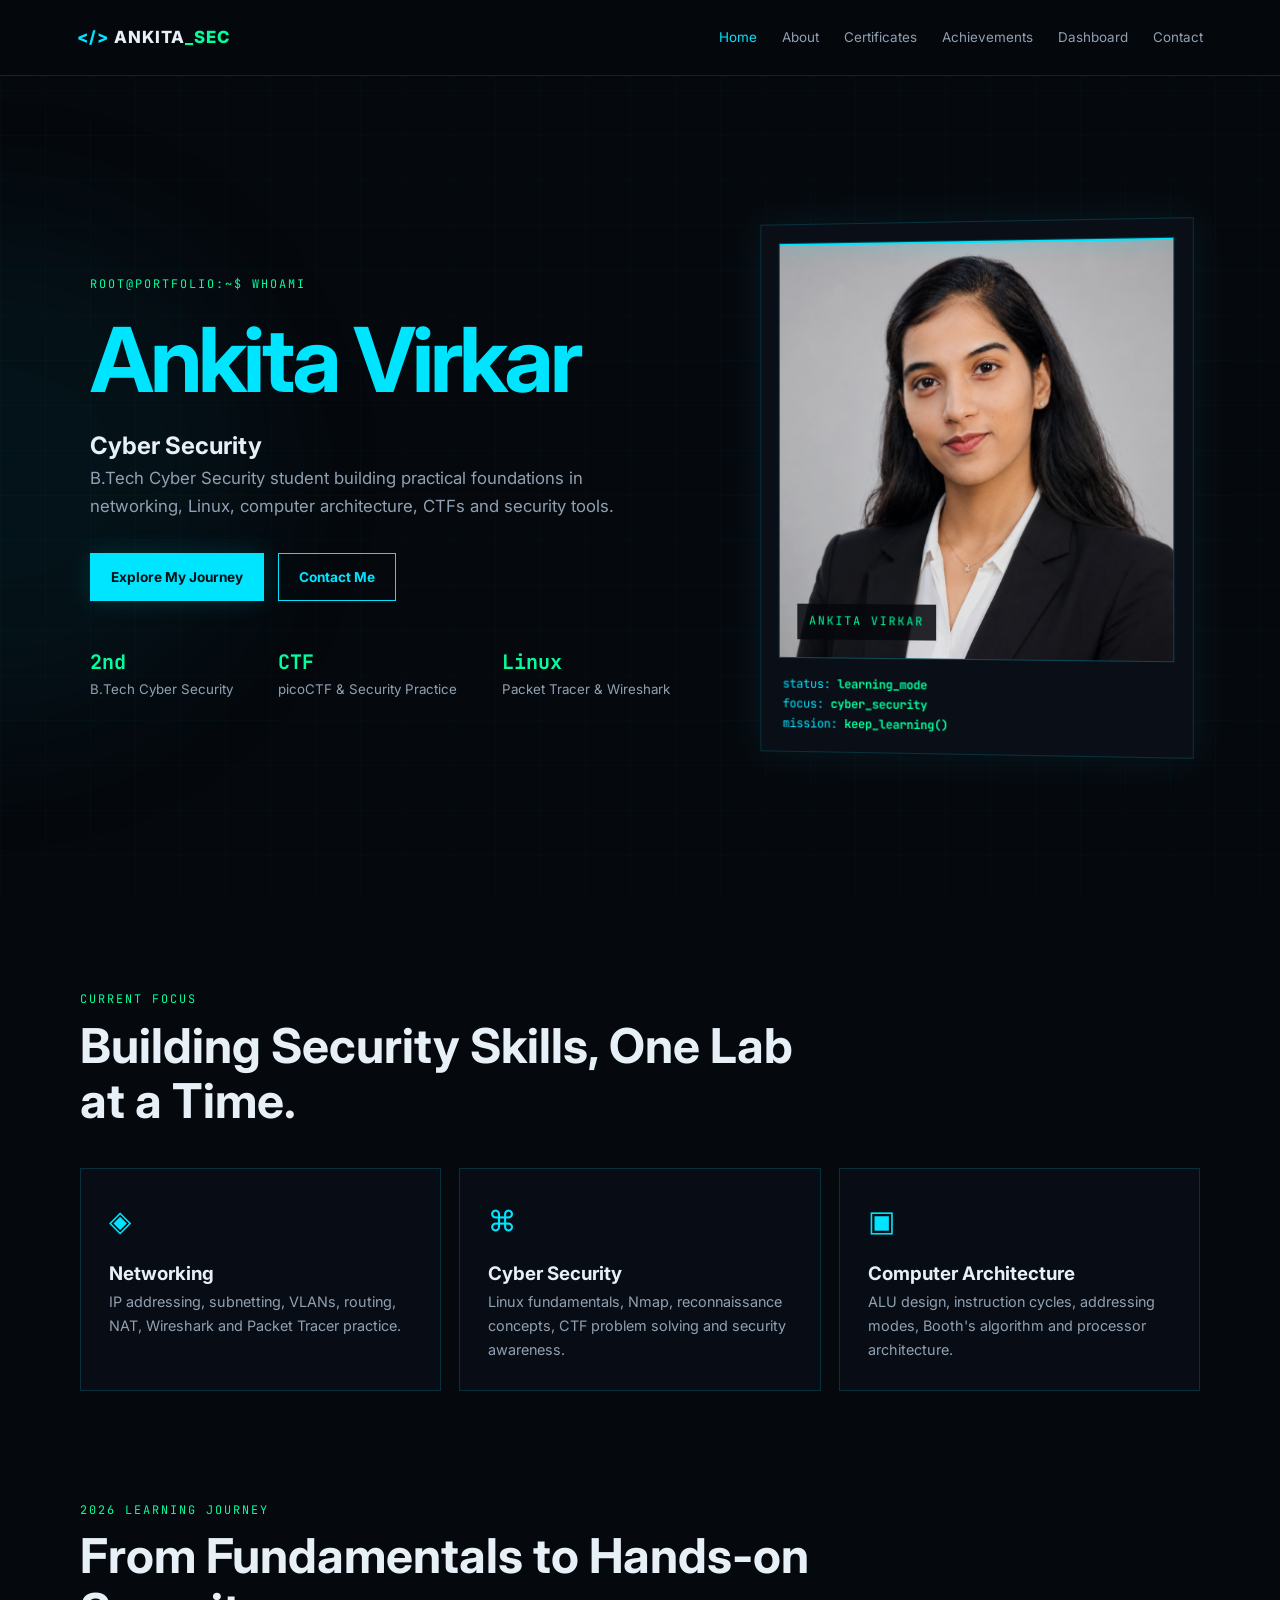
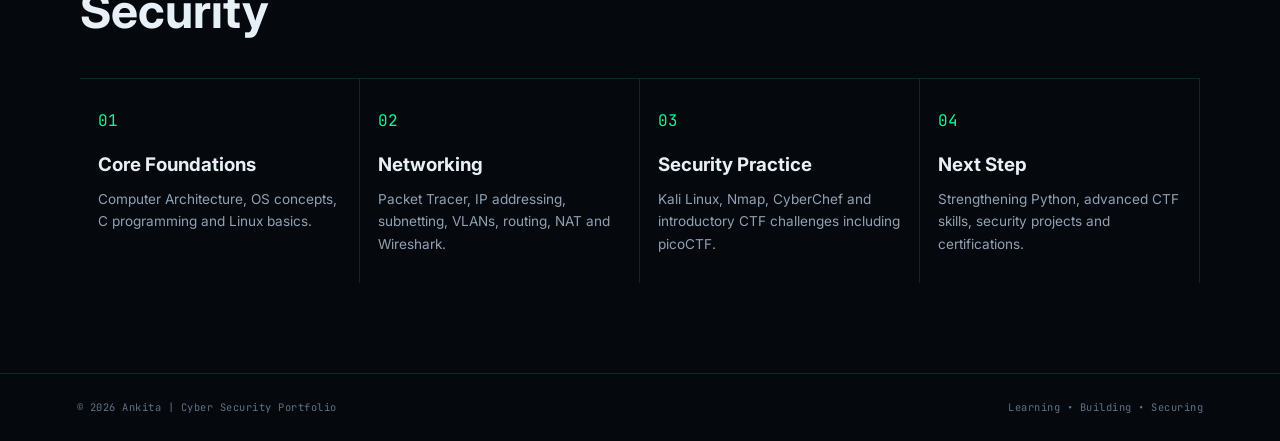
<file: index.html>
<!DOCTYPE html>
<html lang="en">
<head>
  <meta charset="UTF-8">
  <meta name="viewport" content="width=device-width, initial-scale=1.0">
  <title>Ankita Virkar | Home</title>
  <link rel="stylesheet" href="css/style.css">
</head>
<body>
<header class="navbar">
  <a class="logo" href="index.html"><span>&lt;/&gt;</span> ANKITA<span class="accent">_SEC</span></a>
  <nav>
    <a class="active" href="index.html">Home</a>
    <a href="about.html">About</a>
    <a href="certificates.html">Certificates</a>
    <a href="achievements.html">Achievements</a>
    <a href="dashboard.html">Dashboard</a>
    <a href="contact.html">Contact</a>
  </nav>
</header>

<main>
<section class="hero">
  <div class="hero-grid">
    <div class="hero-text">
      <p class="terminal-line">root@portfolio:~$ whoami</p>
      <h1><span>Ankita Virkar </span></h1>
      <h2><span>Cyber Security<br></span></h2>
      <p class="hero-desc">
        B.Tech Cyber Security student building practical foundations in networking,
        Linux, computer architecture, CTFs and security tools.
      </p>
      <div class="buttons">
        <a class="btn primary" href="dashboard.html">Explore My Journey</a>
        <a class="btn secondary" href="contact.html">Contact Me</a>
      </div>
      <div class="quick-stats">
        <div><strong>2nd</strong><small>B.Tech Cyber Security</small></div>
        <div><strong>CTF</strong><small>picoCTF & Security Practice</small></div>
        <div><strong>Linux</strong><small>Packet Tracer & Wireshark</small></div>
      </div>
    </div>
    <div class="profile-card">
      <div class="photo-frame">
        <img src="assets/Profile.png" alt="Ankita Virkar">
        <div class="scan"></div>
        <span class="photo-label">Ankita Virkar</span>
      </div>
      <div class="profile-code">
        <span>status:</span> <b>learning_mode</b><br>
        <span>focus:</span> <b>cyber_security</b><br>
        <span>mission:</span> <b>keep_learning()</b>
      </div>
    </div>
  </div>
</section>

<section class="section">
  <div class="section-heading">
    <p class="eyebrow">CURRENT FOCUS</p>
    <h2>Building Security Skills, One Lab at a Time.</h2>
  </div>
  <div class="cards three">
    <article class="glass-card"><div class="icon">◈</div><h3>Networking</h3><p>IP addressing, subnetting, VLANs, routing, NAT, Wireshark and Packet Tracer practice.</p></article>
    <article class="glass-card"><div class="icon">⌘</div><h3>Cyber Security</h3><p>Linux fundamentals, Nmap, reconnaissance concepts, CTF problem solving and security awareness.</p></article>
    <article class="glass-card"><div class="icon">▣</div><h3>Computer Architecture</h3><p>ALU design, instruction cycles, addressing modes, Booth's algorithm and processor architecture.</p></article>
  </div>
</section>

<section class="section journey">
  <div class="section-heading">
    <p class="eyebrow">2026 LEARNING JOURNEY</p>
    <h2>From Fundamentals to Hands-on Security</h2>
  </div>
  <div class="timeline">
    <div><span>01</span><h3>Core Foundations</h3><p>Computer Architecture, OS concepts, C programming and Linux basics.</p></div>
    <div><span>02</span><h3>Networking</h3><p>Packet Tracer, IP addressing, subnetting, VLANs, routing, NAT and Wireshark.</p></div>
    <div><span>03</span><h3>Security Practice</h3><p>Kali Linux, Nmap, CyberChef and introductory CTF challenges including picoCTF.</p></div>
    <div><span>04</span><h3>Next Step</h3><p>Strengthening Python, advanced CTF skills, security projects and certifications.</p></div>
  </div>
</section>
</main>

<footer><span>© 2026 Ankita | Cyber Security Portfolio</span><span>Learning • Building • Securing</span></footer>
<script src="js/script.js"></script>
</body>
</html>
</file>
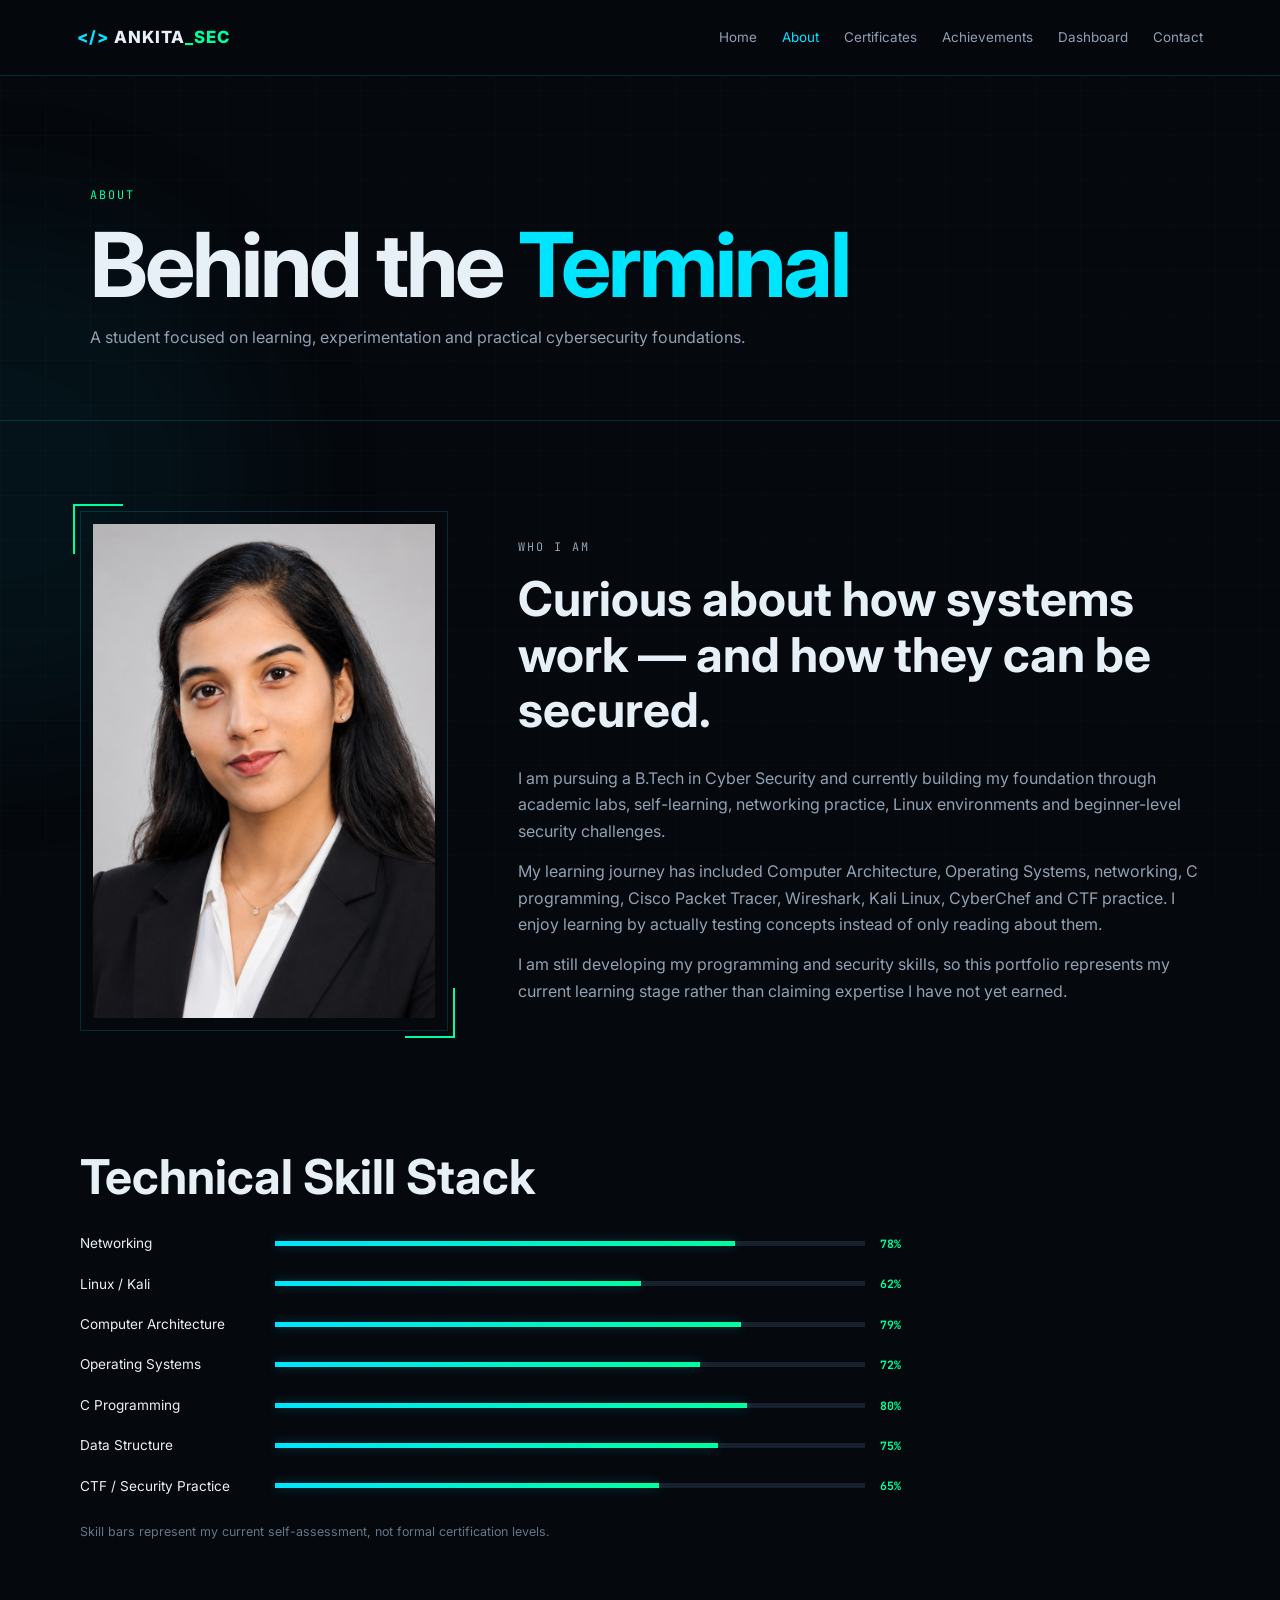
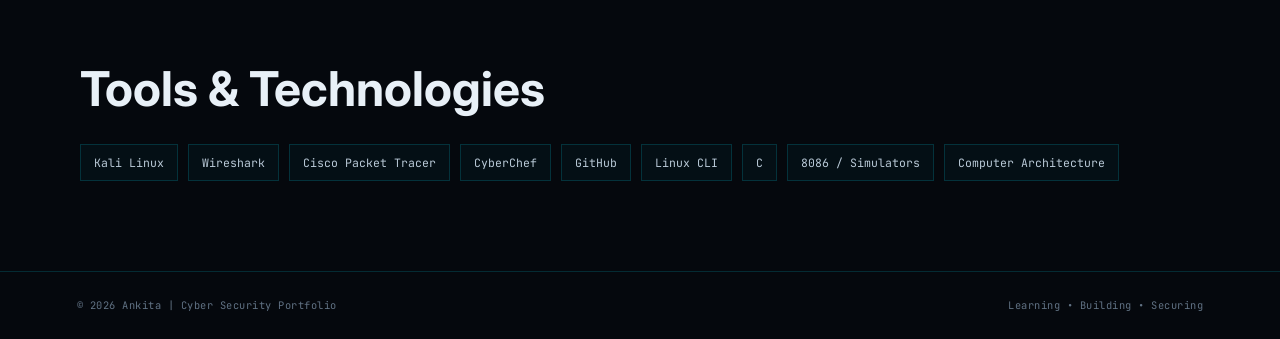
<file: about.html>
<!DOCTYPE html>
<html lang="en">
<head><meta charset="UTF-8"><meta name="viewport" content="width=device-width, initial-scale=1.0">
<title>About | CyberSec Portfolio</title><link rel="stylesheet" href="css/style.css"></head>
<body>
<header class="navbar"><a class="logo" href="index.html"><span>&lt;/&gt;</span> ANKITA<span class="accent">_SEC</span></a>
<nav><a href="index.html">Home</a><a class="active" href="about.html">About</a><a href="certificates.html">Certificates</a><a href="achievements.html">Achievements</a><a href="dashboard.html">Dashboard</a><a href="contact.html">Contact</a></nav></header>

<main>
<section class="page-hero"><p class="eyebrow"> ABOUT</p><h1>Behind the <span>Terminal</span></h1><p>A student focused on learning, experimentation and practical cybersecurity foundations.</p></section>

<section class="section about-grid">
  <div class="about-photo">
    <img src="assets/Profile.png" alt="Professional photo placeholder">
    <div class="corner c1"></div><div class="corner c2"></div>
  </div>
  <div>
    <p class="eyebrow">WHO I AM</p>
    <h2>Curious about how systems work — and how they can be secured.</h2>
    <p>I am pursuing a B.Tech in Cyber Security and currently building my foundation through academic labs, self-learning, networking practice, Linux environments and beginner-level security challenges.</p>
    <p>My learning journey has included Computer Architecture, Operating Systems, networking, C programming, Cisco Packet Tracer, Wireshark, Kali Linux, CyberChef and CTF practice. I enjoy learning by actually testing concepts instead of only reading about them.</p>
    <p>I am still developing my programming and security skills, so this portfolio represents my current learning stage rather than claiming expertise I have not yet earned.</p>
  </div>
</section>

<section class="section">
<h2>Technical Skill Stack</h2>
<div class="skill-list">
  <div class="skill"><span>Networking</span><div><i style="width:78%"></i></div><b>78%</b></div>
  <div class="skill"><span>Linux / Kali</span><div><i style="width:62%"></i></div><b>62%</b></div>
  <div class="skill"><span>Computer Architecture</span><div><i style="width:79%"></i></div><b>79%</b></div>
  <div class="skill"><span>Operating Systems</span><div><i style="width:72%"></i></div><b>72%</b></div>
  <div class="skill"><span>C Programming</span><div><i style="width:80%"></i></div><b>80%</b></div>
  <div class="skill"><span>Data Structure</span><div><i style="width:75%"></i></div><b>75%</b></div>
  <div class="skill"><span>CTF / Security Practice</span><div><i style="width:65%"></i></div><b>65%</b></div>
</div>
<p class="note">Skill bars represent my current self-assessment, not formal certification levels.</p>
</section>

<section class="section">
<h2>Tools &amp; Technologies</h2>
<div class="tags"><span>Kali Linux</span><span>Wireshark</span><span>Cisco Packet Tracer</span><span>CyberChef</span><span>GitHub</span><span>Linux CLI</span><span>C</span><span>8086 / Simulators</span><span>Computer Architecture</span></div>
</section>
</main>
<footer><span>© 2026 Ankita | Cyber Security Portfolio</span><span>Learning • Building • Securing</span></footer>
<script src="js/script.js"></script>
</body></html>
</file>
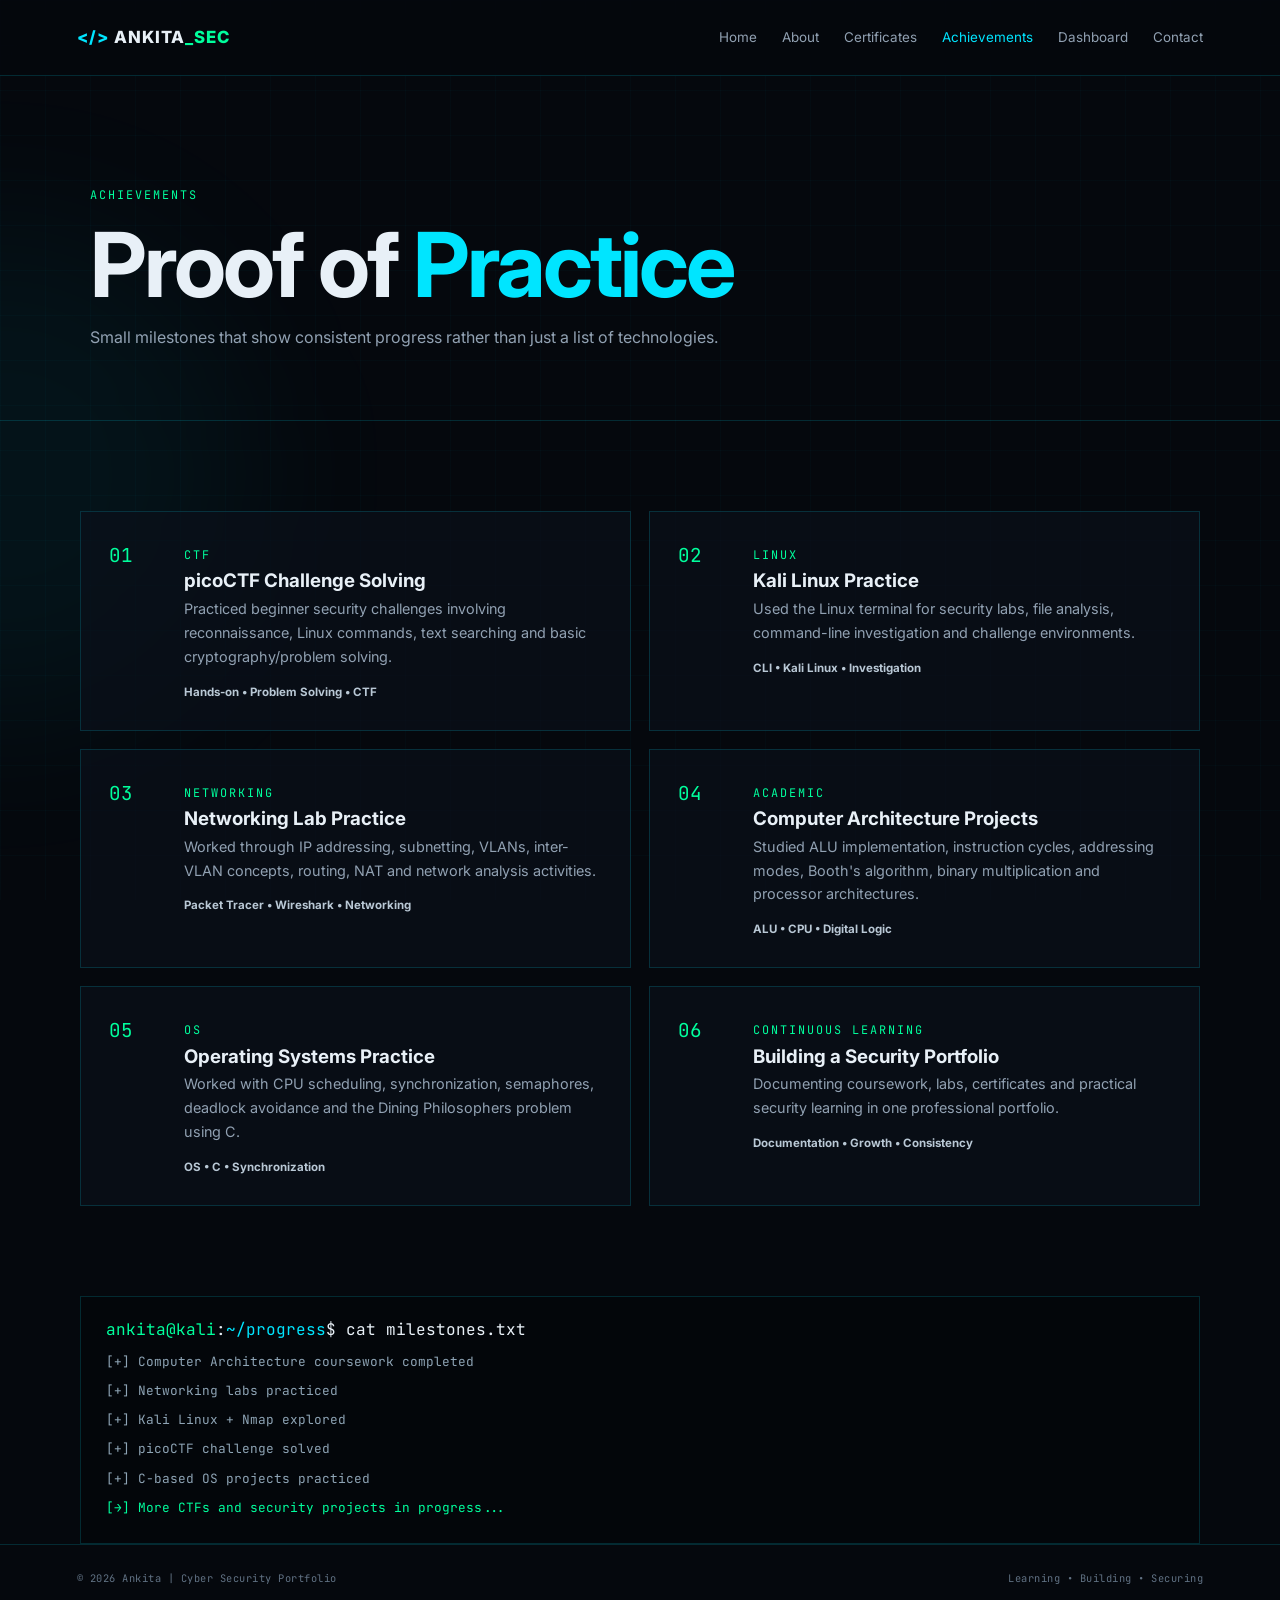
<file: achievements.html>
<!DOCTYPE html>
<html lang="en">
<head><meta charset="UTF-8"><meta name="viewport" content="width=device-width, initial-scale=1.0">
<title>Achievements | CyberSec Portfolio</title><link rel="stylesheet" href="css/style.css"></head>
<body>
<header class="navbar"><a class="logo" href="index.html"><span>&lt;/&gt;</span> ANKITA<span class="accent">_SEC</span></a>
<nav><a href="index.html">Home</a><a href="about.html">About</a><a href="certificates.html">Certificates</a><a class="active" href="achievements.html">Achievements</a><a href="dashboard.html">Dashboard</a><a href="contact.html">Contact</a></nav></header>

<main>
<section class="page-hero"><p class="eyebrow">ACHIEVEMENTS</p><h1>Proof of <span>Practice</span></h1><p>Small milestones that show consistent progress rather than just a list of technologies.</p></section>

<section class="section">
<div class="achievement-grid">
  <article class="achievement"><span class="number">01</span><div><span class="cert-type">CTF</span><h3>picoCTF Challenge Solving</h3><p>Practiced beginner security challenges involving reconnaissance, Linux commands, text searching and basic cryptography/problem solving.</p><strong>Hands-on • Problem Solving • CTF</strong></div></article>
  <article class="achievement"><span class="number">02</span><div><span class="cert-type">LINUX</span><h3>Kali Linux Practice</h3><p>Used the Linux terminal for security labs, file analysis, command-line investigation and challenge environments.</p><strong>CLI • Kali Linux • Investigation</strong></div></article>
  <article class="achievement"><span class="number">03</span><div><span class="cert-type">NETWORKING</span><h3>Networking Lab Practice</h3><p>Worked through IP addressing, subnetting, VLANs, inter-VLAN concepts, routing, NAT and network analysis activities.</p><strong>Packet Tracer • Wireshark • Networking</strong></div></article>
  <article class="achievement"><span class="number">04</span><div><span class="cert-type">ACADEMIC</span><h3>Computer Architecture Projects</h3><p>Studied ALU implementation, instruction cycles, addressing modes, Booth's algorithm, binary multiplication and processor architectures.</p><strong>ALU • CPU • Digital Logic</strong></div></article>
  <article class="achievement"><span class="number">05</span><div><span class="cert-type">OS</span><h3>Operating Systems Practice</h3><p>Worked with CPU scheduling, synchronization, semaphores, deadlock avoidance and the Dining Philosophers problem using C.</p><strong>OS • C • Synchronization</strong></div></article>
  <article class="achievement"><span class="number">06</span><div><span class="cert-type">CONTINUOUS LEARNING</span><h3>Building a Security Portfolio</h3><p>Documenting coursework, labs, certificates and practical security learning in one professional portfolio.</p><strong>Documentation • Growth • Consistency</strong></div></article>
</div>
</section>

<section class="section terminal-box">
<div><span class="prompt">ankita@kali</span>:<span class="path">~/progress</span>$ cat milestones.txt</div>
<p>[+] Computer Architecture coursework completed</p>
<p>[+] Networking labs practiced</p>
<p>[+] Kali Linux + Nmap explored</p>
<p>[+] picoCTF challenge solved</p>
<p>[+] C-based OS projects practiced</p>
<p>[→] More CTFs and security projects in progress...</p>
</section>
</main>
<footer><span>© 2026 Ankita | Cyber Security Portfolio</span><span>Learning • Building • Securing</span></footer>
<script src="js/script.js"></script>
</body></html>
</file>
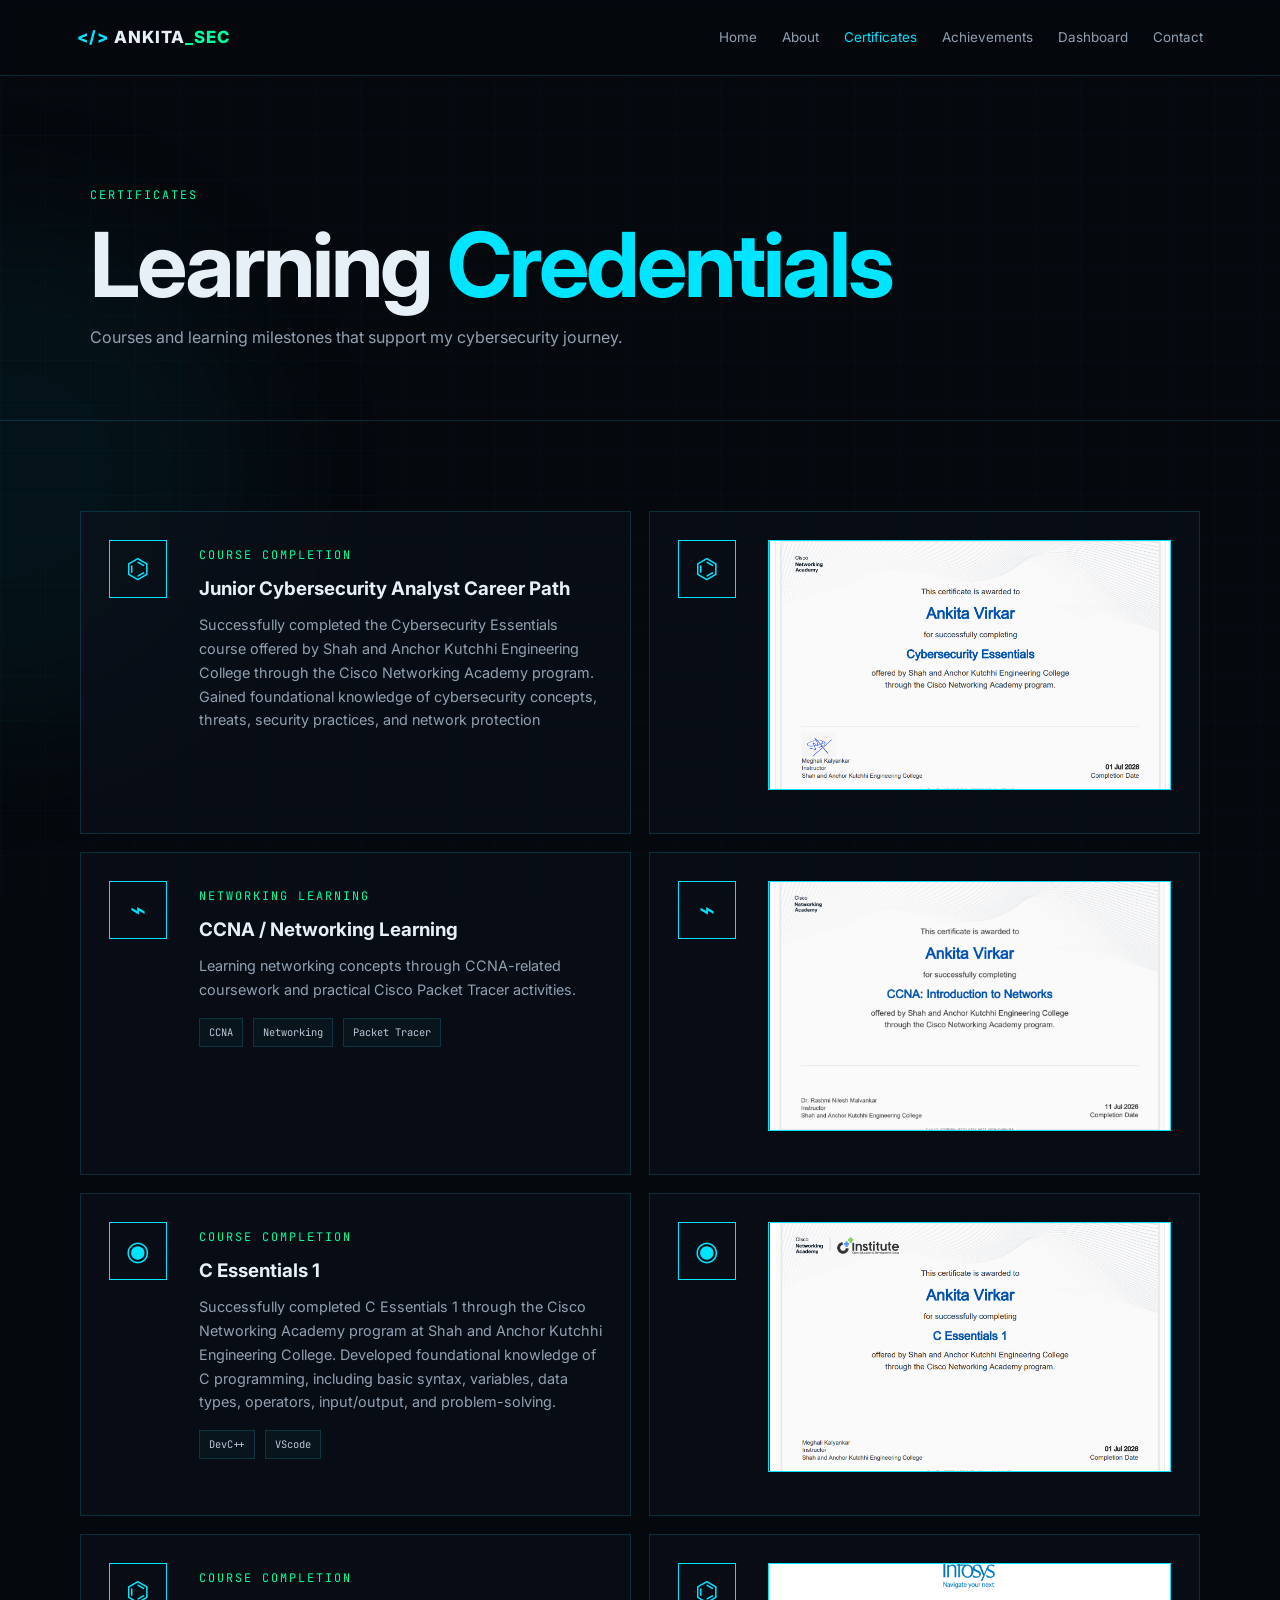
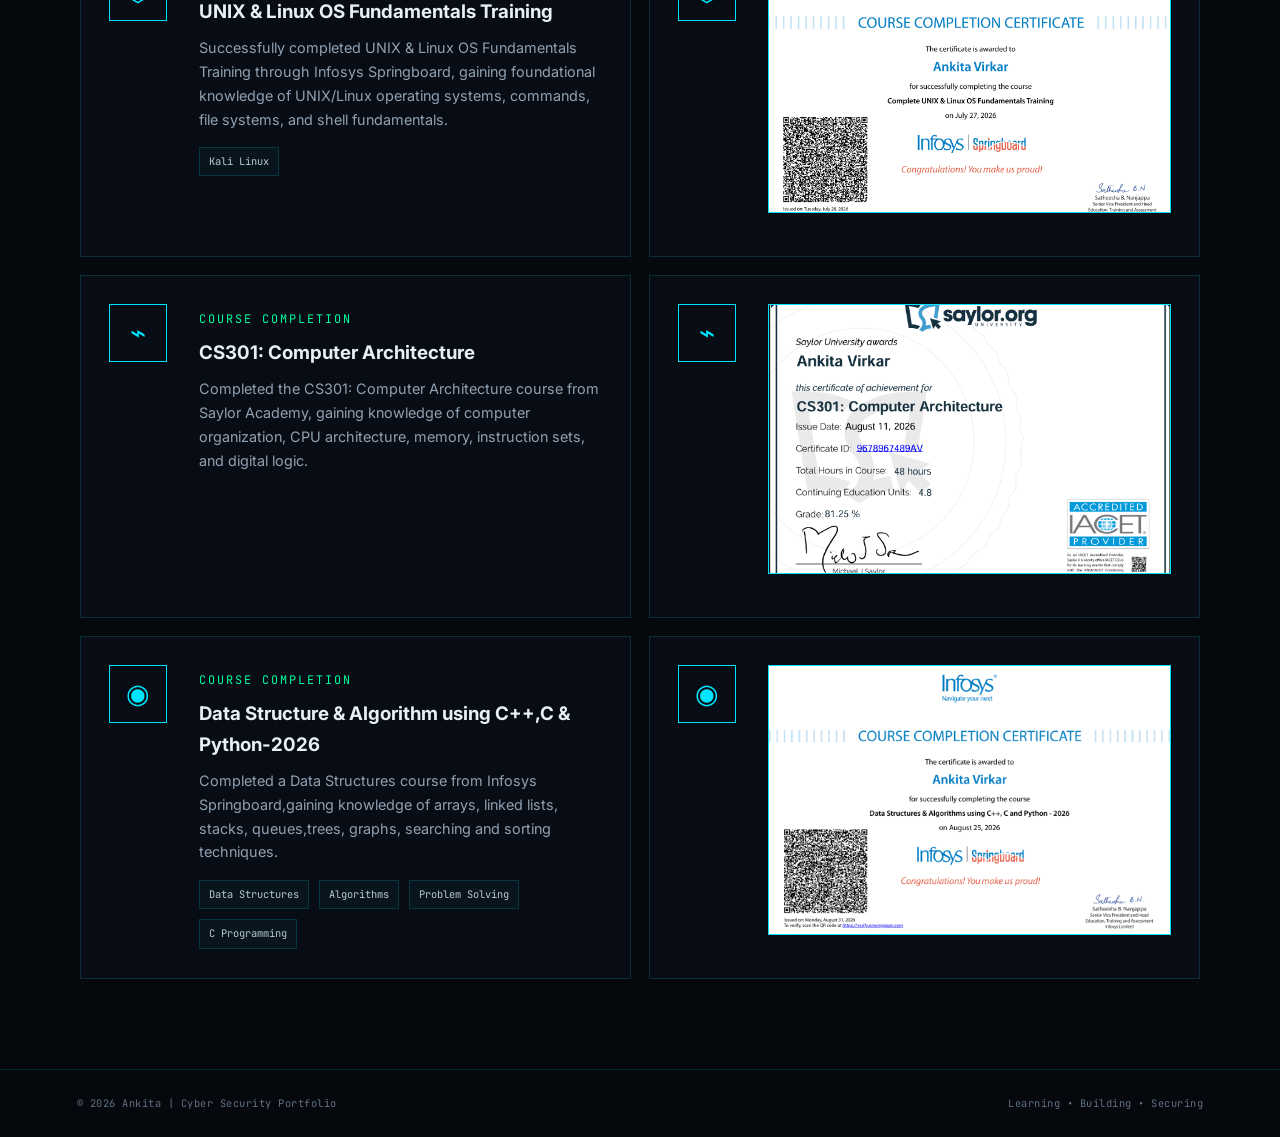
<file: certificates.html>
<!DOCTYPE html>
<html lang="en">
<head><meta charset="UTF-8"><meta name="viewport" content="width=device-width, initial-scale=1.0">
<title>Certificates | CyberSec Portfolio</title><link rel="stylesheet" href="css/style.css"></head>
<body>
<header class="navbar"><a class="logo" href="index.html"><span>&lt;/&gt;</span> ANKITA<span class="accent">_SEC</span></a>
<nav><a href="index.html">Home</a><a href="about.html">About</a><a class="active" href="certificates.html">Certificates</a><a href="achievements.html">Achievements</a><a href="dashboard.html">Dashboard</a><a href="contact.html">Contact</a></nav></header>

<main>
<section class="page-hero"><p class="eyebrow"> CERTIFICATES</p><h1>Learning <span>Credentials</span></h1><p>Courses and learning milestones that support my cybersecurity journey.</p></section>
<section class="section">

<div class="certificate-grid">
  <article class="cert-card"><div class="cert-icon">⌬</div><div><span class="cert-type">COURSE COMPLETION</span><h3>Junior Cybersecurity Analyst Career Path</h3><p>Successfully completed the Cybersecurity Essentials course offered by Shah and Anchor Kutchhi Engineering College through the Cisco Networking Academy program. Gained foundational knowledge of cybersecurity concepts, threats, security practices, and network protection</p><div class="tags mini"></div></div></article>
<article class="cert-card">
  <div class="cert-icon">⌬</div>
<img src="assets/junc.png"
     alt="CCNA Certificate"
     style="width:100%; height:250px; object-fit:cover; border:1px solid #00e5ff; margin-bottom:15px;">
</article>

  <article class="cert-card"><div class="cert-icon">⌁</div><div><span class="cert-type">NETWORKING LEARNING</span><h3>CCNA / Networking Learning</h3><p>Learning networking concepts through CCNA-related coursework and practical Cisco Packet Tracer activities.</p><div class="tags mini"><span>CCNA</span><span>Networking</span><span>Packet Tracer</span></div></div></article>
<article class="cert-card">
  <div class="cert-icon">⌁</div>
<img src="assets/NET.png"
     alt="CCNA Certificate"
     style="width:100%; height:250px; object-fit:cover; border:1px solid #00e5ff; margin-bottom:15px;">
</article>

  <article class="cert-card"><div class="cert-icon">◉</div><div><span class="cert-type">COURSE COMPLETION</span><h3>C Essentials 1</h3><p>Successfully completed C Essentials 1 through the Cisco Networking Academy program at Shah and Anchor Kutchhi Engineering College. Developed foundational knowledge of C programming, including basic syntax, variables, data types, operators, input/output, and problem-solving.</p><div class="tags mini"><span>DevC++</span><span>VScode</span></div></div></article>
<article class="cert-card">
  <div class="cert-icon">◉</div>
<img src="assets/CESS.png"
     alt="CCNA Certificate"
     style="width:100%; height:250px; object-fit:cover; border:1px solid #00e5ff; margin-bottom:15px;">
</article>

  <article class="cert-card"><div class="cert-icon">⌬</div><div><span class="cert-type">COURSE COMPLETION</span><h3>UNIX & Linux OS Fundamentals Training</h3><p>Successfully completed UNIX & Linux OS Fundamentals Training through Infosys Springboard, gaining foundational knowledge of UNIX/Linux operating systems, commands, file systems, and shell fundamentals.</p><div class="tags mini"><span>Kali Linux</span></div></div></article>
<article class="cert-card">
  <div class="cert-icon">⌬</div>
<img src="assets/OS.png"
     alt="CCNA Certificate"
     style="width:100%; height:250px; object-fit:cover; border:1px solid #00e5ff; margin-bottom:15px;">
</article>

  <article class="cert-card"><div class="cert-icon">⌁</div><div><span class="cert-type">COURSE COMPLETION</span><h3>CS301: Computer Architecture</h3><p>Completed the CS301: Computer Architecture course from Saylor Academy, gaining knowledge of computer organization, CPU architecture, memory, instruction sets, and digital logic.</p><div class="tags mini"></div></div></article>
<article class="cert-card">
  <div class="cert-icon">⌁</div>
<img src="assets/CA.png"
     alt="CCNA Certificate"
     style="width:100%; height:270px; object-fit:cover; border:1px solid #00e5ff; margin-bottom:15px;">
</article>

  <article class="cert-card"><div class="cert-icon">◉</div><div><span class="cert-type">COURSE COMPLETION</span><h3>Data Structure & Algorithm using C++,C & Python-2026</h3><p>Completed a Data Structures course from Infosys Springboard,gaining knowledge of arrays, linked lists, stacks, queues,trees, graphs, searching and sorting techniques.</p><div class="tags mini"><span>Data Structures</span><span>Algorithms</span><span>Problem Solving</span><span>C Programming</span></div></div></article>
<article class="cert-card">
  <div class="cert-icon">◉</div>
<img src="assets/DS.png"
     alt="CCNA Certificate"
     style="width:100%; height:270px; object-fit:cover; border:1px solid #00e5ff; margin-bottom:15px;">
</article>

</div>
</section>
</main>
<footer><span>© 2026 Ankita | Cyber Security Portfolio</span><span>Learning • Building • Securing</span></footer>
<script src="js/script.js"></script>
</body></html>
</file>
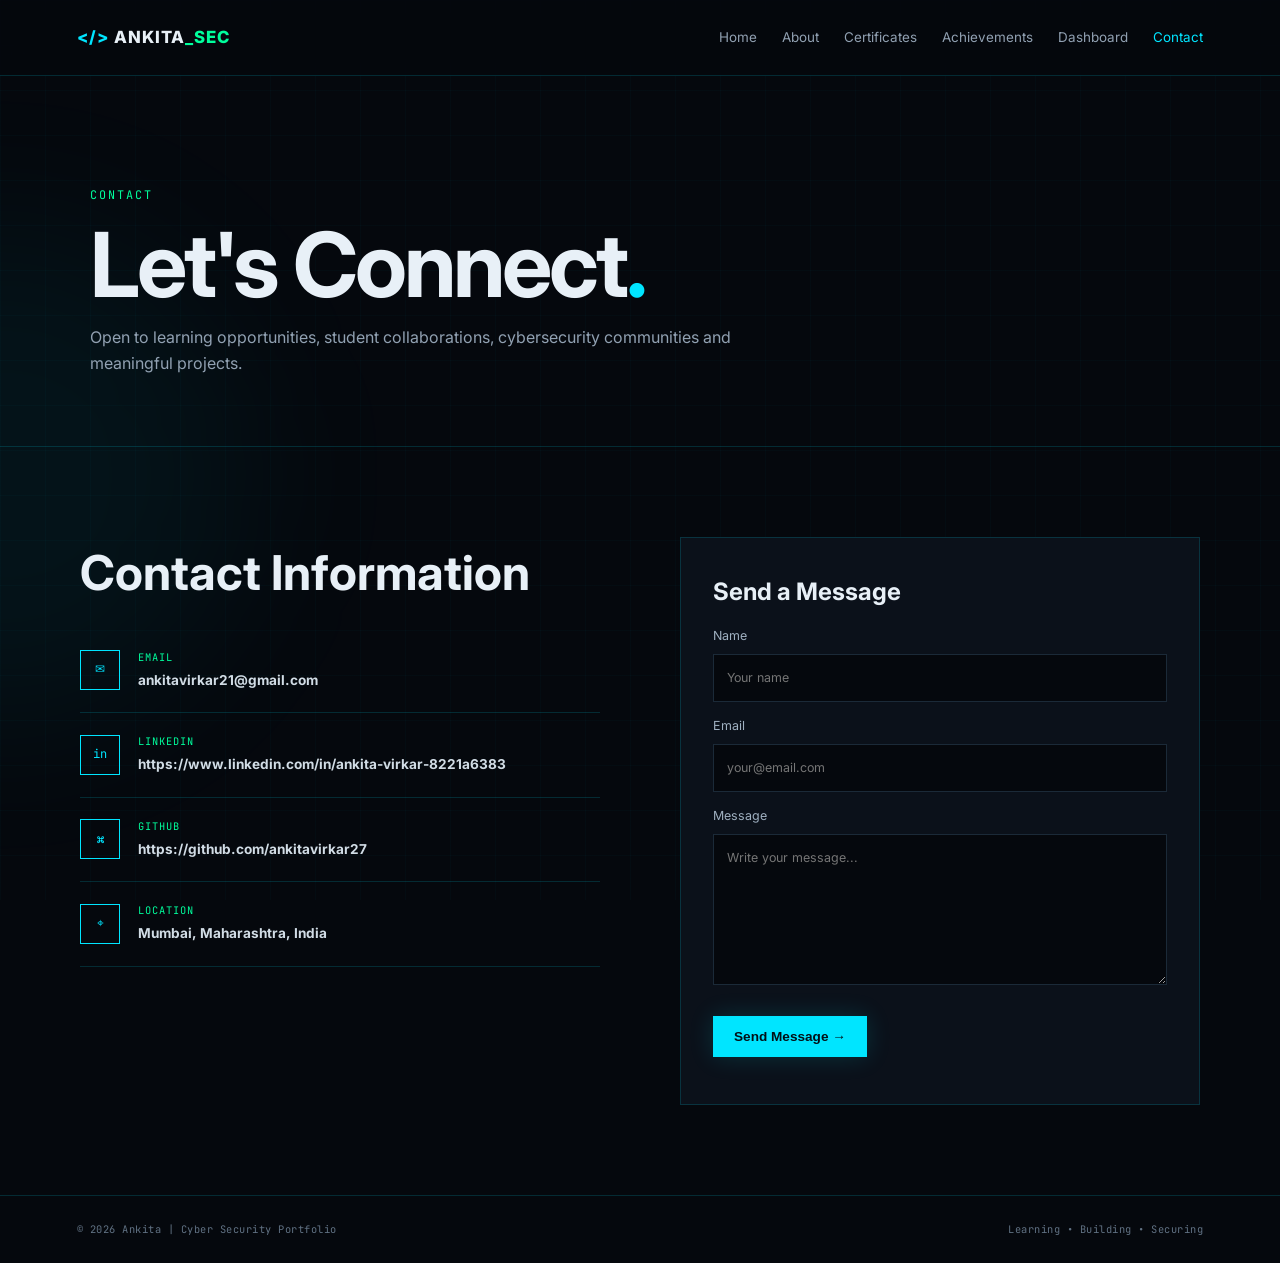
<file: contact.html>
<!DOCTYPE html>
<html lang="en">
<head><meta charset="UTF-8"><meta name="viewport" content="width=device-width, initial-scale=1.0">
<title>Contact | CyberSec Portfolio</title><link rel="stylesheet" href="css/style.css"></head>
<body>
<header class="navbar"><a class="logo" href="index.html"><span>&lt;/&gt;</span> ANKITA<span class="accent">_SEC</span></a>
<nav><a href="index.html">Home</a><a href="about.html">About</a><a href="certificates.html">Certificates</a><a href="achievements.html">Achievements</a><a href="dashboard.html">Dashboard</a><a class="active" href="contact.html">Contact</a></nav></header>

<main>
<section class="page-hero"><p class="eyebrow">CONTACT</p><h1>Let's Connect<span>.</span></h1><p>Open to learning opportunities, student collaborations, cybersecurity communities and meaningful projects.</p></section>

<section class="section contact-grid">
<div>
<h2>Contact Information</h2>
<div class="contact-card"><span>✉</span><div><small>EMAIL</small><strong>ankitavirkar21@gmail.com</strong></div></div>
<div class="contact-card"><span>in</span><div><small>LINKEDIN</small><strong>https://www.linkedin.com/in/ankita-virkar-8221a6383</strong></div></div>
<div class="contact-card"><span>⌘</span><div><small>GITHUB</small><strong>https://github.com/ankitavirkar27</strong></div></div>
<div class="contact-card"><span>⌖</span><div><small>LOCATION</small><strong>Mumbai, Maharashtra, India</strong></div></div>
</div>

<form class="contact-form" onsubmit="sendMessage(event)">
<h2>Send a Message</h2>
<label>Name<input id="name" type="text" placeholder="Your name" required></label>
<label>Email<input id="email" type="email" placeholder="your@email.com" required></label>
<label>Message<textarea id="message" rows="6" placeholder="Write your message..." required></textarea></label>
<button class="btn primary" type="submit">Send Message →</button>
<p id="form-status"></p>
</form>
</section>
</main>
<footer><span>© 2026 Ankita | Cyber Security Portfolio</span><span>Learning • Building • Securing</span></footer>
<script src="js/script.js"></script>
</body></html>
</file>
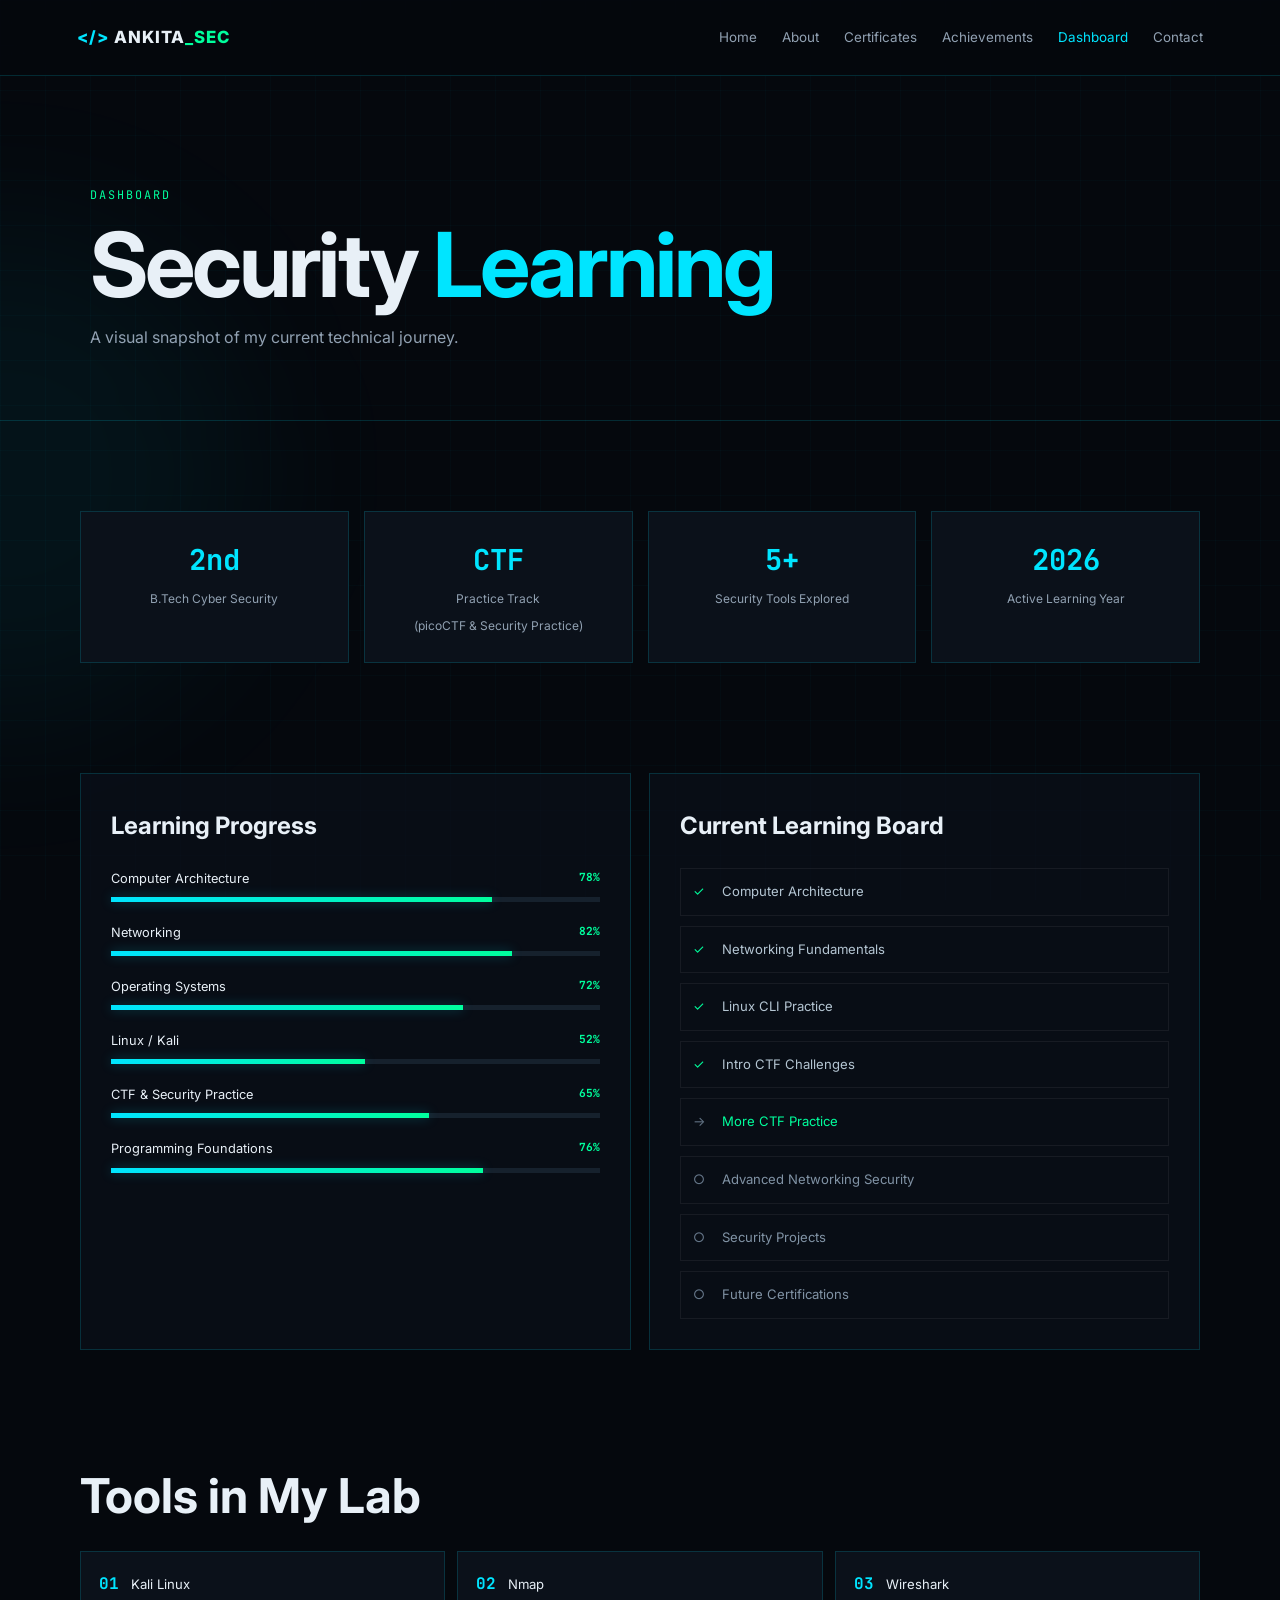
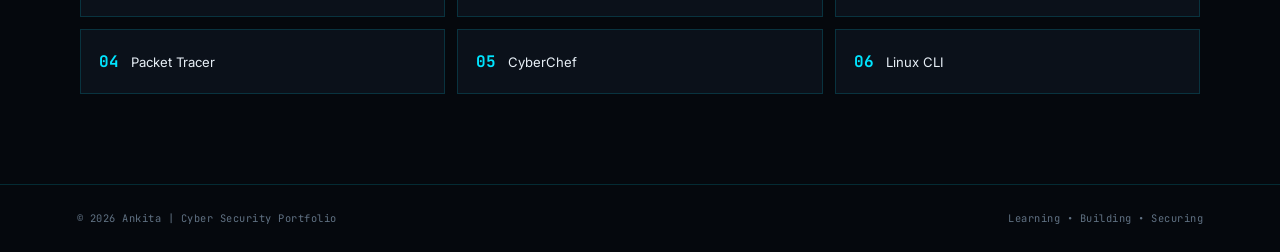
<file: dashboard.html>
<!DOCTYPE html>
<html lang="en">
<head><meta charset="UTF-8"><meta name="viewport" content="width=device-width, initial-scale=1.0">
<title>Dashboard | CyberSec Portfolio</title><link rel="stylesheet" href="css/style.css"></head>
<body>
<header class="navbar"><a class="logo" href="index.html"><span>&lt;/&gt;</span> ANKITA<span class="accent">_SEC</span></a>
<nav><a href="index.html">Home</a><a href="about.html">About</a><a href="certificates.html">Certificates</a><a href="achievements.html">Achievements</a><a class="active" href="dashboard.html">Dashboard</a><a href="contact.html">Contact</a></nav></header>

<main>
<section class="page-hero"><p class="eyebrow"> DASHBOARD</p><h1>Security <span>Learning </span></h1><p>A visual snapshot of my current technical journey.</p></section>

<section class="section">
<div class="dashboard-stats">
  <div class="dash-stat"><b>2nd</b><span>B.Tech Cyber Security</span></div>
  <div class="dash-stat"><b>CTF</b><span>Practice Track<br>(picoCTF & Security Practice)</span></div>
  <div class="dash-stat"><b>5+</b><span>Security Tools Explored</span></div>
  <div class="dash-stat"><b>2026</b><span>Active Learning Year</span></div>
</div>
</section>

<section class="section dashboard-grid">
<div class="panel">
<h2>Learning Progress</h2>
<div class="progress-row"><span>Computer Architecture</span><b>78%</b><div><i style="width:78%"></i></div></div>
<div class="progress-row"><span>Networking</span><b>82%</b><div><i style="width:82%"></i></div></div>
<div class="progress-row"><span>Operating Systems</span><b>72%</b><div><i style="width:72%"></i></div></div>
<div class="progress-row"><span>Linux / Kali</span><b>52%</b><div><i style="width:52%"></i></div></div>
<div class="progress-row"><span>CTF &amp; Security Practice</span><b>65%</b><div><i style="width:65%"></i></div></div>
<div class="progress-row"><span>Programming Foundations</span><b>76%</b><div><i style="width:76%"></i></div></div>
</div>

<div class="panel">
<h2>Current Learning Board</h2>
<ul class="board">
<li class="done"><span>✓</span> Computer Architecture</li>
<li class="done"><span>✓</span> Networking Fundamentals</li>
<li class="done"><span>✓</span> Linux CLI Practice</li>
<li class="done"><span>✓</span> Intro CTF Challenges</li>
<li class="active-task"><span>→</span> More CTF Practice</li>
<li><span>○</span> Advanced Networking Security</li>
<li><span>○</span> Security Projects</li>
<li><span>○</span> Future Certifications</li>
</ul>
</div>
</section>

<section class="section">
<h2>Tools in My Lab</h2>
<div class="tool-grid">
<div><b>01</b><span>Kali Linux</span></div><div><b>02</b><span>Nmap</span></div><div><b>03</b><span>Wireshark</span></div><div><b>04</b><span>Packet Tracer</span></div><div><b>05</b><span>CyberChef</span></div><div><b>06</b><span>Linux CLI</span></div>
</div>
</section>
</main>
<footer><span>© 2026 Ankita | Cyber Security Portfolio</span><span>Learning • Building • Securing</span></footer>
<script src="js/script.js"></script>
</body></html>
</file>
<file: css/style.css>
@import url('https://fonts.googleapis.com/css2?family=Inter:wght@400;500;600;700;800&family=JetBrains+Mono:wght@400;600&display=swap');

:root{
  --bg:#05080d;--panel:#0b111a;--panel2:#0e1722;--text:#e8f0f7;--muted:#91a1b2;
  --cyan:#00e5ff;--green:#00ff9d;--line:rgba(0,229,255,.16);--shadow:0 0 40px rgba(0,229,255,.08);
}
*{box-sizing:border-box;margin:0;padding:0}
html{scroll-behavior:smooth}
body{font-family:Inter,Arial,sans-serif;background:var(--bg);color:var(--text);line-height:1.65;overflow-x:hidden}
body:before{content:"";position:fixed;inset:0;pointer-events:none;background-image:linear-gradient(rgba(0,229,255,.025) 1px,transparent 1px),linear-gradient(90deg,rgba(0,229,255,.025) 1px,transparent 1px);background-size:45px 45px;z-index:-2}
body:after{content:"";position:fixed;width:500px;height:500px;left:-250px;top:25%;border-radius:50%;background:rgba(0,229,255,.05);filter:blur(80px);z-index:-1}
a{text-decoration:none;color:inherit}
.navbar{height:76px;display:flex;align-items:center;justify-content:space-between;padding:0 6%;border-bottom:1px solid var(--line);background:rgba(5,8,13,.85);backdrop-filter:blur(14px);position:sticky;top:0;z-index:20}
.logo{font-weight:800;letter-spacing:1px;font-size:1.05rem}.logo span:first-child{color:var(--cyan)}.accent,span.accent{color:var(--green)}
nav{display:flex;gap:25px}nav a{font-size:.84rem;color:var(--muted);transition:.25s}nav a:hover,nav a.active{color:var(--cyan)}
.hero{min-height:calc(100vh - 76px);display:flex;align-items:center;padding:70px 7%;position:relative}
.hero-grid{width:100%;max-width:1250px;margin:auto;display:grid;grid-template-columns:1.15fr .85fr;gap:80px;align-items:center}
.terminal-line,.eyebrow,.cert-type,.photo-label{font-family:"JetBrains Mono",monospace;color:var(--green);font-size:.74rem;letter-spacing:2px;text-transform:uppercase}
.hero h1{font-size:clamp(3rem,7vw,6.3rem);line-height:1.02;letter-spacing:-4px;margin:20px 0}.hero h1 span,.page-hero h1 span{color:var(--cyan)}
.hero-desc{max-width:680px;color:var(--muted);font-size:1.05rem}
.buttons{display:flex;gap:14px;margin:32px 0}.btn{display:inline-block;border:1px solid var(--cyan);padding:12px 20px;font-size:.85rem;font-weight:700;transition:.25s;cursor:pointer}.btn.primary{background:var(--cyan);color:#031017;box-shadow:0 0 25px rgba(0,229,255,.15)}.btn.primary:hover{transform:translateY(-2px);box-shadow:0 0 35px rgba(0,229,255,.3)}.btn.secondary{color:var(--cyan)}.btn.secondary:hover{background:rgba(0,229,255,.08)}
.quick-stats{display:flex;gap:45px;margin-top:45px}.quick-stats div{display:flex;flex-direction:column}.quick-stats strong{font-family:"JetBrains Mono";font-size:1.25rem;color:var(--green)}.quick-stats small{color:var(--muted)}
.profile-card{padding:18px;border:1px solid var(--line);background:rgba(11,17,26,.75);box-shadow:var(--shadow);transform:perspective(800px) rotateY(-3deg)}
.photo-frame{height:420px;position:relative;display:flex;align-items:center;justify-content:center;overflow:hidden;border:1px solid rgba(0,229,255,.25);background:linear-gradient(145deg,#101a27,#05080d)}
.photo-frame img{width:100%;height:100%;object-fit:cover;opacity:.92}.photo-label{position:absolute;bottom:18px;left:18px;background:rgba(5,8,13,.85);padding:8px 12px}.scan{position:absolute;left:0;right:0;top:0;height:2px;background:var(--cyan);box-shadow:0 0 18px var(--cyan);animation:scan 4s linear infinite}@keyframes scan{50%{top:100%}}
.profile-code{font-family:"JetBrains Mono";font-size:.76rem;color:var(--muted);padding:16px 4px 0}.profile-code span{color:var(--cyan)}.profile-code b{color:var(--green)}
.section{max-width:1180px;margin:0 auto;padding:90px 30px}.section-heading{max-width:760px;margin-bottom:40px}.section h2{font-size:clamp(1.8rem,4vw,3rem);line-height:1.15;margin:8px 0 28px}.cards{display:grid;gap:18px}.cards.three{grid-template-columns:repeat(3,1fr)}.glass-card{padding:28px;border:1px solid var(--line);background:rgba(11,17,26,.7);transition:.3s}.glass-card:hover,.cert-card:hover,.achievement:hover{border-color:rgba(0,229,255,.4);transform:translateY(-4px);box-shadow:var(--shadow)}.icon{font-size:1.8rem;color:var(--cyan);margin-bottom:15px}.glass-card p,.cert-card p,.achievement p{color:var(--muted);font-size:.9rem}
.timeline{display:grid;grid-template-columns:repeat(4,1fr);border-top:1px solid var(--line)}.timeline>div{padding:28px 18px;border-right:1px solid var(--line)}.timeline span{font-family:"JetBrains Mono";color:var(--green)}.timeline h3{margin:15px 0 7px}.timeline p{color:var(--muted);font-size:.85rem}
.page-hero{padding:110px 7% 70px;border-bottom:1px solid var(--line);max-width:1400px;margin:auto}.page-hero h1{font-size:clamp(3rem,7vw,5.8rem);letter-spacing:-3px;line-height:1.05;margin:12px 0}.page-hero p:last-child{max-width:700px;color:var(--muted)}
.about-grid{display:grid;grid-template-columns:.7fr 1.3fr;gap:70px;align-items:center}.about-photo{height:520px;border:1px solid var(--line);padding:12px;position:relative}.about-photo img{width:100%;height:100%;object-fit:cover}.corner{position:absolute;width:50px;height:50px;border-color:var(--green);border-style:solid}.c1{top:-8px;left:-8px;border-width:2px 0 0 2px}.c2{bottom:-8px;right:-8px;border-width:0 2px 2px 0}.about-grid p{color:var(--muted);margin:14px 0}.skill-list{display:grid;gap:18px;max-width:850px}.skill{display:grid;grid-template-columns:180px 1fr 50px;gap:15px;align-items:center;font-size:.85rem}.skill>div,.progress-row>div{height:5px;background:#16212d}.skill i,.progress-row i{display:block;height:100%;background:linear-gradient(90deg,var(--cyan),var(--green));box-shadow:0 0 12px rgba(0,229,255,.25)}.skill b{color:var(--green);font-family:"JetBrains Mono";font-size:.72rem}.note{color:#657688;font-size:.78rem;margin-top:25px}
.tags{display:flex;flex-wrap:wrap;gap:10px}.tags span{padding:8px 13px;border:1px solid var(--line);background:rgba(0,229,255,.035);font-family:"JetBrains Mono";font-size:.72rem;color:#b8c9d7}.tags.mini{margin-top:16px}.tags.mini span{font-size:.65rem;padding:5px 9px}
.certificate-grid{display:grid;grid-template-columns:repeat(2,1fr);gap:18px}.cert-card{display:grid;grid-template-columns:70px 1fr;gap:20px;padding:28px;border:1px solid var(--line);background:rgba(11,17,26,.7);transition:.3s}.cert-icon{width:58px;height:58px;border:1px solid var(--cyan);display:grid;place-items:center;color:var(--cyan);font-size:1.7rem}.cert-card h3{margin:8px 0}.upload-card{border-style:dashed}
.achievement-grid{display:grid;grid-template-columns:repeat(2,1fr);gap:18px}.achievement{display:grid;grid-template-columns:55px 1fr;gap:20px;padding:28px;border:1px solid var(--line);background:rgba(11,17,26,.7);transition:.3s}.achievement .number{font-family:"JetBrains Mono";color:var(--green);font-size:1.2rem}.achievement strong{display:block;color:#b9c8d5;font-size:.72rem;margin-top:14px}.terminal-box{font-family:"JetBrains Mono";border:1px solid var(--line);background:#03060a;padding:25px;max-width:1120px}.terminal-box p{color:#8ea4b5;font-size:.8rem;margin-top:8px}.terminal-box p:last-child{color:var(--green)}.prompt{color:var(--green)}.path{color:var(--cyan)}
.dashboard-stats{display:grid;grid-template-columns:repeat(4,1fr);gap:15px}.dash-stat{border:1px solid var(--line);padding:25px;background:var(--panel);text-align:center}.dash-stat b{display:block;font-family:"JetBrains Mono";font-size:1.8rem;color:var(--cyan)}.dash-stat span{font-size:.75rem;color:var(--muted)}
.dashboard-grid{display:grid;grid-template-columns:1fr 1fr;gap:18px;padding-top:10px}.panel{border:1px solid var(--line);padding:30px;background:rgba(11,17,26,.7)}.panel h2{font-size:1.5rem;margin-bottom:28px}.progress-row{display:grid;grid-template-columns:1fr 50px;gap:8px;margin:20px 0;font-size:.8rem}.progress-row b{color:var(--green);font-family:"JetBrains Mono";font-size:.7rem;text-align:right}.progress-row>div{grid-column:1/3}.board{list-style:none;display:grid;gap:10px}.board li{padding:12px;border:1px solid rgba(255,255,255,.06);color:#8193a5;font-size:.82rem}.board li span{display:inline-block;width:25px;color:#657688}.board .done{color:#b5c6d3}.board .done span,.board .active-task{color:var(--green)}.tool-grid{display:grid;grid-template-columns:repeat(3,1fr);gap:12px}.tool-grid div{padding:18px;border:1px solid var(--line);background:var(--panel)}.tool-grid b{color:var(--cyan);font-family:"JetBrains Mono";margin-right:12px}.tool-grid span{font-size:.82rem}
.contact-grid{display:grid;grid-template-columns:1fr 1fr;gap:80px}.contact-card{display:flex;gap:18px;align-items:center;border-bottom:1px solid var(--line);padding:20px 0}.contact-card>span{width:40px;height:40px;display:grid;place-items:center;border:1px solid var(--cyan);color:var(--cyan);font-family:"JetBrains Mono";font-size:.75rem}.contact-card small{display:block;color:var(--green);font-family:"JetBrains Mono";font-size:.65rem;letter-spacing:1px}.contact-card strong{font-size:.85rem;color:#d1dce5}.contact-form{border:1px solid var(--line);padding:32px;background:var(--panel)}.contact-form h2{font-size:1.5rem;margin-bottom:20px}.contact-form label{display:block;color:#9fb0c0;font-size:.78rem;margin:14px 0}.contact-form input,.contact-form textarea{width:100%;margin-top:7px;background:#05080d;border:1px solid #1b2a38;color:var(--text);padding:13px;font:inherit;outline:none}.contact-form input:focus,.contact-form textarea:focus{border-color:var(--cyan)}.contact-form button{margin-top:10px}#form-status{color:var(--green);font-size:.8rem;margin-top:15px}
.text-link{color:var(--cyan);font-size:.8rem}.section+.section{padding-top:20px}
footer{display:flex;justify-content:space-between;padding:25px 6%;border-top:1px solid var(--line);color:#617284;font-family:"JetBrains Mono";font-size:.65rem;letter-spacing:.5px}
@media(max-width:900px){nav{gap:12px}.hero-grid,.about-grid,.dashboard-grid,.contact-grid{grid-template-columns:1fr}.hero{padding-top:50px}.profile-card{max-width:520px;margin:auto}.cards.three,.timeline,.dashboard-stats,.tool-grid{grid-template-columns:1fr 1fr}.certificate-grid,.achievement-grid{grid-template-columns:1fr}}
@media(max-width:650px){.navbar{height:auto;min-height:70px;flex-direction:column;padding:16px;gap:14px}nav{flex-wrap:wrap;justify-content:center}.hero h1{font-size:3rem;letter-spacing:-2px}.quick-stats{gap:20px}.cards.three,.timeline,.dashboard-stats,.tool-grid{grid-template-columns:1fr}.section{padding:65px 20px}.page-hero{padding:80px 20px 55px}.page-hero h1{font-size:3rem}.about-photo{height:400px}.skill{grid-template-columns:1fr 50px}.skill>div{grid-column:1/3;grid-row:2}.contact-grid{gap:40px}footer{flex-direction:column;gap:8px}}
</file>
